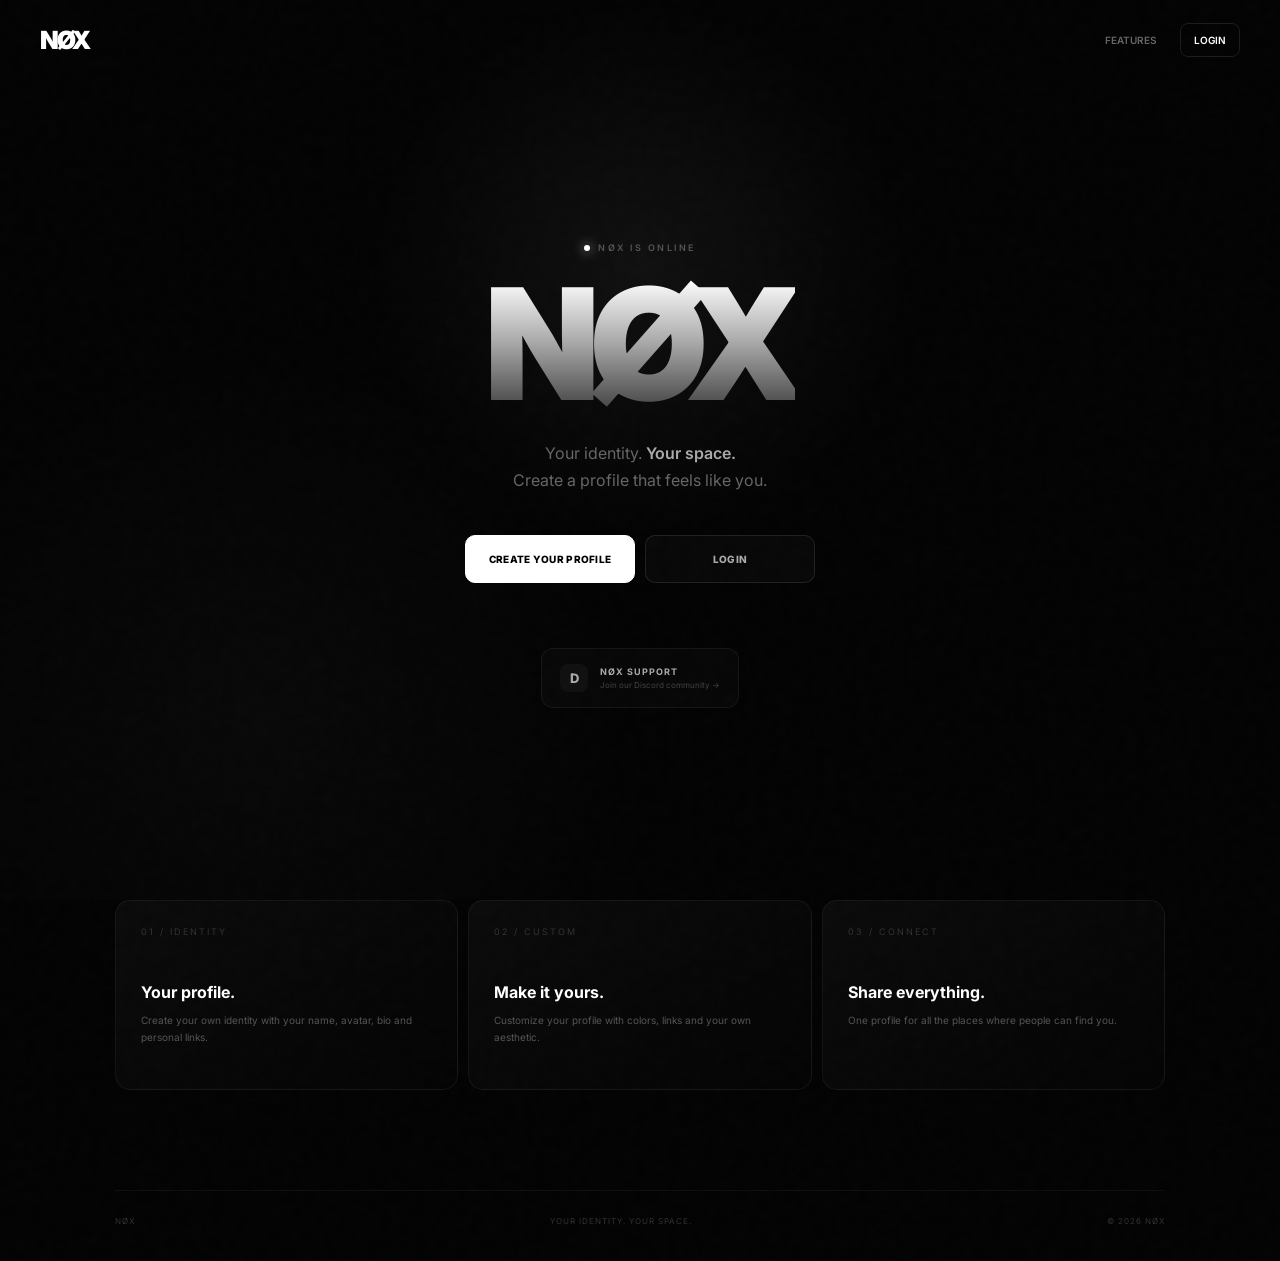
<file: index.html>
<!DOCTYPE html>
<html lang="es">

<head>
    <meta charset="UTF-8">

    <meta
        name="viewport"
        content="width=device-width, initial-scale=1.0"
    >

    <meta
        name="description"
        content="NØX — Your identity. Your space."
    >

    <title>NØX — Your identity.</title>

    <link
        rel="preconnect"
        href="https://fonts.googleapis.com"
    >

    <link
        rel="preconnect"
        href="https://fonts.gstatic.com"
        crossorigin
    >

    <link
        href="https://fonts.googleapis.com/css2?family=Inter:wght@400;500;600;700;800;900&display=swap"
        rel="stylesheet"
    >


<style>

*{
    box-sizing:border-box;
    margin:0;
    padding:0;
}

html{
    scroll-behavior:smooth;
}

body{

    min-height:100vh;

    background:#030303;

    color:#fff;

    font-family:
        "Inter",
        Arial,
        sans-serif;

    overflow-x:hidden;

}


/* =================================
   BACKGROUND
================================= */

.background{

    position:fixed;

    inset:0;

    z-index:-5;

    background:

        radial-gradient(
            circle at 50% 30%,
            rgba(255,255,255,.055),
            transparent 30%
        ),

        radial-gradient(
            circle at 20% 80%,
            rgba(255,255,255,.025),
            transparent 30%
        ),

        #030303;

}


.grid{

    position:fixed;

    inset:0;

    z-index:-4;

    opacity:.35;

    background-image:

        linear-gradient(
            rgba(255,255,255,.018) 1px,
            transparent 1px
        ),

        linear-gradient(
            90deg,
            rgba(255,255,255,.018) 1px,
            transparent 1px
        );

    background-size:
        70px 70px;

}


.noise{

    position:fixed;

    inset:-50%;

    z-index:-3;

    opacity:.025;

    pointer-events:none;

    background-image:
        url("data:image/svg+xml,%3Csvg viewBox='0 0 180 180' xmlns='http://www.w3.org/2000/svg'%3E%3Cfilter id='n'%3E%3CfeTurbulence type='fractalNoise' baseFrequency='.9' numOctaves='4' stitchTiles='stitch'/%3E%3C/filter%3E%3Crect width='100%25' height='100%25' filter='url(%23n)' opacity='.7'/%3E%3C/svg%3E");

    animation:
        noise .2s infinite;

}


@keyframes noise{

    0%{
        transform:translate(0,0);
    }

    25%{
        transform:translate(2%,1%);
    }

    50%{
        transform:translate(-1%,2%);
    }

    75%{
        transform:translate(1%,-2%);
    }

    100%{
        transform:translate(0,0);
    }

}


/* =================================
   NAVBAR
================================= */

nav{

    position:relative;

    z-index:10;

    width:
        min(1200px, calc(100% - 40px));

    height:80px;

    margin:auto;

    display:flex;

    align-items:center;

    justify-content:space-between;

}


.logo{

    color:#fff;

    text-decoration:none;

    font-size:25px;

    font-weight:900;

    letter-spacing:-2px;

}


.nav-links{

    display:flex;

    align-items:center;

    gap:10px;

}


.nav-link{

    color:#666;

    text-decoration:none;

    font-size:10px;

    font-weight:600;

    padding:
        10px 13px;

    border-radius:8px;

    transition:.3s;

}


.nav-link:hover{

    color:#fff;

    background:
        rgba(255,255,255,.04);

}


.nav-login{

    color:#fff;

    border:
        1px solid
        rgba(255,255,255,.1);

}


/* =================================
   HERO
================================= */

.hero{

    min-height:
        calc(100vh - 80px);

    width:
        min(1100px, calc(100% - 40px));

    margin:auto;

    display:flex;

    flex-direction:column;

    align-items:center;

    justify-content:center;

    text-align:center;

    padding:
        70px 0 100px;

}


.status{

    display:flex;

    align-items:center;

    gap:8px;

    color:#555;

    font-size:9px;

    font-weight:600;

    letter-spacing:2.5px;

    text-transform:uppercase;

    animation:
        fadeUp .8s ease both;

}


.status-dot{

    width:6px;

    height:6px;

    border-radius:50%;

    background:#fff;

    box-shadow:
        0 0 12px
        rgba(255,255,255,.8);

}


.hero h1{

    margin-top:25px;

    font-size:
        clamp(65px, 13vw, 155px);

    line-height:.85;

    letter-spacing:
        -8px;

    font-weight:900;

    background:
        linear-gradient(
            180deg,
            #fff 0%,
            #aaa 48%,
            #444 100%
        );

    -webkit-background-clip:text;

    background-clip:text;

    color:transparent;

    animation:
        fadeUp .9s .08s ease both;

}


.hero-subtitle{

    margin-top:30px;

    max-width:550px;

    color:#666;

    font-size:
        clamp(13px, 2vw, 16px);

    line-height:1.7;

    animation:
        fadeUp .9s .16s ease both;

}


.hero-subtitle strong{

    color:#aaa;

    font-weight:600;

}


/* =================================
   BUTTONS
================================= */

.buttons{

    margin-top:40px;

    display:flex;

    align-items:center;

    justify-content:center;

    gap:10px;

    animation:
        fadeUp .9s .24s ease both;

}


.btn{

    min-width:170px;

    height:48px;

    display:flex;

    align-items:center;

    justify-content:center;

    border-radius:10px;

    text-decoration:none;

    font-size:10px;

    font-weight:800;

    letter-spacing:.3px;

    transition:
        transform .25s,
        background .25s,
        border .25s,
        box-shadow .25s;

}


.btn-primary{

    background:#fff;

    color:#000;

    border:
        1px solid #fff;

}


.btn-primary:hover{

    transform:
        translateY(-3px);

    background:#ddd;

    box-shadow:
        0 15px 40px
        rgba(255,255,255,.12);

}


.btn-secondary{

    background:
        rgba(255,255,255,.025);

    color:#aaa;

    border:
        1px solid
        rgba(255,255,255,.1);

}


.btn-secondary:hover{

    transform:
        translateY(-3px);

    color:#fff;

    background:
        rgba(255,255,255,.06);

    border-color:
        rgba(255,255,255,.2);

}


/* =================================
   DISCORD
================================= */

.discord{

    margin-top:65px;

    padding:
        15px 18px;

    display:flex;

    align-items:center;

    gap:12px;

    border:
        1px solid
        rgba(255,255,255,.055);

    border-radius:12px;

    background:
        rgba(255,255,255,.018);

    text-decoration:none;

    transition:.3s;

    animation:
        fadeUp .9s .35s ease both;

}


.discord:hover{

    transform:
        translateY(-3px);

    border-color:
        rgba(255,255,255,.13);

    background:
        rgba(255,255,255,.035);

}


.discord-icon{

    width:28px;

    height:28px;

    display:grid;

    place-items:center;

    border-radius:8px;

    background:#111;

    color:#aaa;

    font-size:13px;

    font-weight:800;

}


.discord-text{

    text-align:left;

}


.discord-title{

    color:#aaa;

    font-size:9px;

    font-weight:700;

    letter-spacing:1px;

}


.discord-subtitle{

    margin-top:3px;

    color:#444;

    font-size:8px;

}


/* =================================
   FEATURE CARDS
================================= */

.features{

    width:
        min(1050px, calc(100% - 40px));

    margin:
        0 auto 100px;

    display:grid;

    grid-template-columns:
        repeat(3, 1fr);

    gap:10px;

}


.feature{

    min-height:190px;

    padding:25px;

    border:
        1px solid
        rgba(255,255,255,.06);

    border-radius:15px;

    background:
        linear-gradient(
            145deg,
            rgba(255,255,255,.035),
            rgba(255,255,255,.008)
        );

    transition:.3s;

}


.feature:hover{

    transform:
        translateY(-4px);

    border-color:
        rgba(255,255,255,.13);

}


.feature-number{

    color:#333;

    font-size:9px;

    letter-spacing:2px;

}


.feature h3{

    margin-top:45px;

    font-size:16px;

    font-weight:700;

}


.feature p{

    margin-top:10px;

    color:#555;

    font-size:10px;

    line-height:1.7;

}


/* =================================
   FOOTER
================================= */

footer{

    width:
        min(1050px, calc(100% - 40px));

    margin:auto;

    padding:
        25px 0 35px;

    border-top:
        1px solid
        rgba(255,255,255,.05);

    display:flex;

    justify-content:space-between;

    color:#333;

    font-size:8px;

    letter-spacing:1px;

}


/* =================================
   ANIMATION
================================= */

@keyframes fadeUp{

    from{

        opacity:0;

        transform:
            translateY(18px);

    }

    to{

        opacity:1;

        transform:
            translateY(0);

    }

}


/* =================================
   MOBILE
================================= */

@media(max-width:700px){

    nav{

        width:
            calc(100% - 25px);

        height:70px;

    }


    .nav-link:not(.nav-login){

        display:none;

    }


    .hero{

        width:
            calc(100% - 25px);

        padding-top:45px;

    }


    .hero h1{

        letter-spacing:
            -5px;

    }


    .buttons{

        width:100%;

        flex-direction:column;

    }


    .btn{

        width:
            min(100%, 300px);

    }


    .features{

        width:
            calc(100% - 25px);

        grid-template-columns:1fr;

    }


    footer{

        width:
            calc(100% - 25px);

        flex-direction:column;

        gap:10px;

    }

}

</style>

</head>


<body>


<div class="background"></div>

<div class="grid"></div>

<div class="noise"></div>


<!-- NAV -->

<nav>

    <a
        href="index.html"
        class="logo"
    >
        NØX
    </a>


    <div class="nav-links">

        <a
            href="#features"
            class="nav-link"
        >
            FEATURES
        </a>


        <a
            href="login.html"
            class="nav-link nav-login"
        >
            LOGIN
        </a>

    </div>

</nav>


<!-- HERO -->

<section class="hero">


    <div class="status">

        <span class="status-dot"></span>

        NØX IS ONLINE

    </div>


    <h1>
        NØX
    </h1>


    <p class="hero-subtitle">

        Your identity.
        <strong>Your space.</strong>

        <br>

        Create a profile that feels
        like you.

    </p>


    <div class="buttons">


        <!-- IMPORTANTE:
             ESTE ES UN ENLACE,
             NO UN FORMULARIO -->

        <a
            href="register.html"
            class="btn btn-primary"
        >
            CREATE YOUR PROFILE
        </a>


        <a
            href="login.html"
            class="btn btn-secondary"
        >
            LOGIN
        </a>


    </div>


    <!-- DISCORD -->

    <a
        href="https://discord.gg/w986WYqQuT"
        target="_blank"
        rel="noopener noreferrer"
        class="discord"
    >

        <div class="discord-icon">
            D
        </div>


        <div class="discord-text">

            <div class="discord-title">
                NØX SUPPORT
            </div>

            <div class="discord-subtitle">
                Join our Discord community →
            </div>

        </div>

    </a>


</section>


<!-- FEATURES -->

<section
    id="features"
    class="features"
>


    <div class="feature">

        <div class="feature-number">
            01 / IDENTITY
        </div>

        <h3>
            Your profile.
        </h3>

        <p>
            Create your own identity
            with your name, avatar,
            bio and personal links.
        </p>

    </div>


    <div class="feature">

        <div class="feature-number">
            02 / CUSTOM
        </div>

        <h3>
            Make it yours.
        </h3>

        <p>
            Customize your profile
            with colors, links and
            your own aesthetic.
        </p>

    </div>


    <div class="feature">

        <div class="feature-number">
            03 / CONNECT
        </div>

        <h3>
            Share everything.
        </h3>

        <p>
            One profile for all
            the places where
            people can find you.
        </p>

    </div>


</section>


<!-- FOOTER -->

<footer>

    <span>
        NØX
    </span>

    <span>
        YOUR IDENTITY. YOUR SPACE.
    </span>

    <span>
        © 2026 NØX
    </span>

</footer>


</body>

    </html>
</file>
